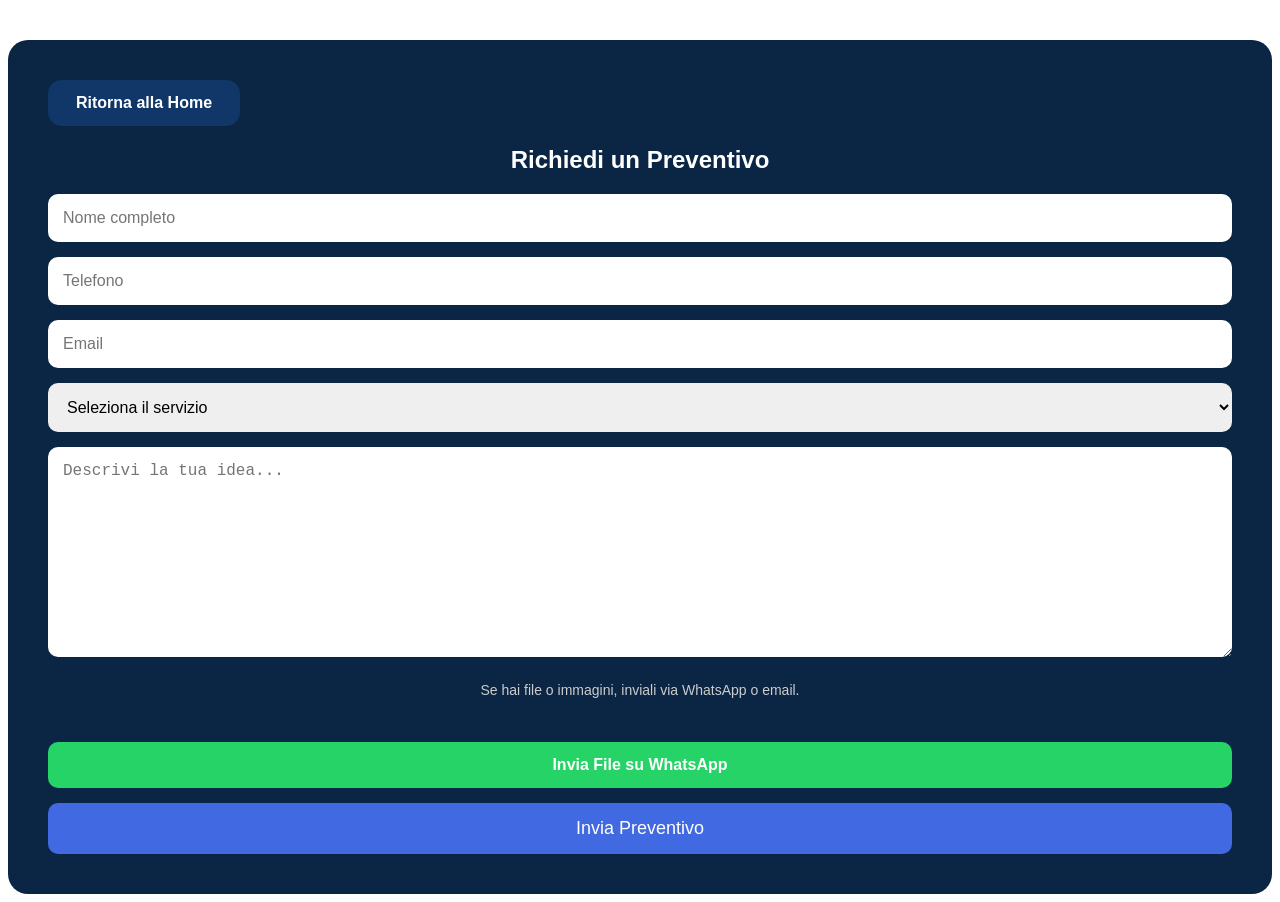
<file: formulario.html>
<!DOCTYPE html>
<html lang="en">
<head>
    <meta charset="UTF-8">
    <meta name="viewport" content="width=device-width, initial-scale=1.0">
    <title>Document</title>








</head>


<style>

/*BUTTON RITORN*/

.back-home-btn{
  display:inline-flex;
  align-items:center;
  gap:10px;
  padding:14px 26px;
  background:linear-gradient(135deg, #0b2545, #133c73);
  color:white;
  text-decoration:none;
  border-radius:14px;
  font-size:16px;
  font-weight:600;
  box-shadow:0 8px 20px rgba(0,0,0,0.25);
  transition:all 0.3s ease;
  margin-bottom:30px;
}

.back-home-btn span{
  font-size:20px;
  transition:transform 0.3s ease;
}

.back-home-btn:hover{
  transform:translateY(-3px) scale(1.02);
  box-shadow:0 12px 25px rgba(0,0,0,0.35);
}

.back-home-btn:hover span{
  transform:translateX(-4px);
}

    .quote-section{
  padding:40px;
  background:#0b2545;
  border-radius:20px;
  margin-top:40px;
}

.quote-section h2{
  color:white;
  margin-bottom:20px;
  text-align:center;
}

.quote-form{
  display:flex;
  flex-direction:column;
  gap:15px;
}

.quote-form input,
.quote-form select,
.quote-form textarea{
  padding:15px;
  border:none;
  border-radius:10px;
  font-size:16px;
}

.quote-form textarea{
  min-height:180px;
  resize:vertical;
}

.quote-form button{
  padding:15px;
  border:none;
  border-radius:10px;
  background:royalblue;
  color:white;
  font-size:18px;
  cursor:pointer;
}



.upload-info{
  color:#ccc;
  font-size:14px;
  text-align:center;
  margin-top:10px;
}

.whatsapp-btn{
  display:block;
  text-align:center;
  background:#25D366;
  color:white;
  padding:14px;
  border-radius:10px;
  text-decoration:none;
  font-weight:bold;
  margin-top:15px;
  transition:0.3s;
}

.whatsapp-btn:hover{
  transform:scale(1.02);
}
body{
  font-family: 'Poppins', sans-serif;
}


</style>
<body>
    



  <section class="quote-section">
<a href="index.html">
  <button 
    style="
      background:#113769;
      color:white;
      border:none;
      padding:14px 28px;
      border-radius:14px;
      font-size:16px;
      font-weight:bold;
      cursor:pointer;
    ">
    Ritorna alla Home
  </button>
</a>

    


  <h2 data-lang="quote_title">
    Richiedi un Preventivo
  </h2>

  <form
    action="https://formspree.io/f/xgodyrqq"
    method="POST"
    enctype="multipart/form-data"
    class="quote-form"
  >

    <input
      type="text"
      name="nome"
      placeholder="Nome completo"
      required
    >

    <input
      type="tel"
      name="telefono"
      placeholder="Telefono"
      required
    >

    <input
      type="email"
      name="email"
      placeholder="Email"
      required
    >

    <select name="servizio" required>
      <option value="">Seleziona il servizio</option>
      <option>Sito Vetrina</option>
      <option>Sito Dinamico</option>
      <option>E-commerce</option>
      <option>Landing Page</option>
      <option>Altro</option>
    </select>

    <textarea
      name="idea"
      maxlength="4500"
      placeholder="Descrivi la tua idea..."
      required
    ></textarea>
<!--WHARSAPP-->

<p class="upload-info">
  Se hai file o immagini, inviali via WhatsApp o email.
</p>

<a
  href="https://wa.me/3911462781"
  target="_blank"
  class="whatsapp-btn"
>
  Invia File su WhatsApp
</a>
    

    <button type="submit">
      Invia Preventivo
    </button>

  </form>
          

</section>


























<script src="java.js"></script>

</body>
</html>
</file>
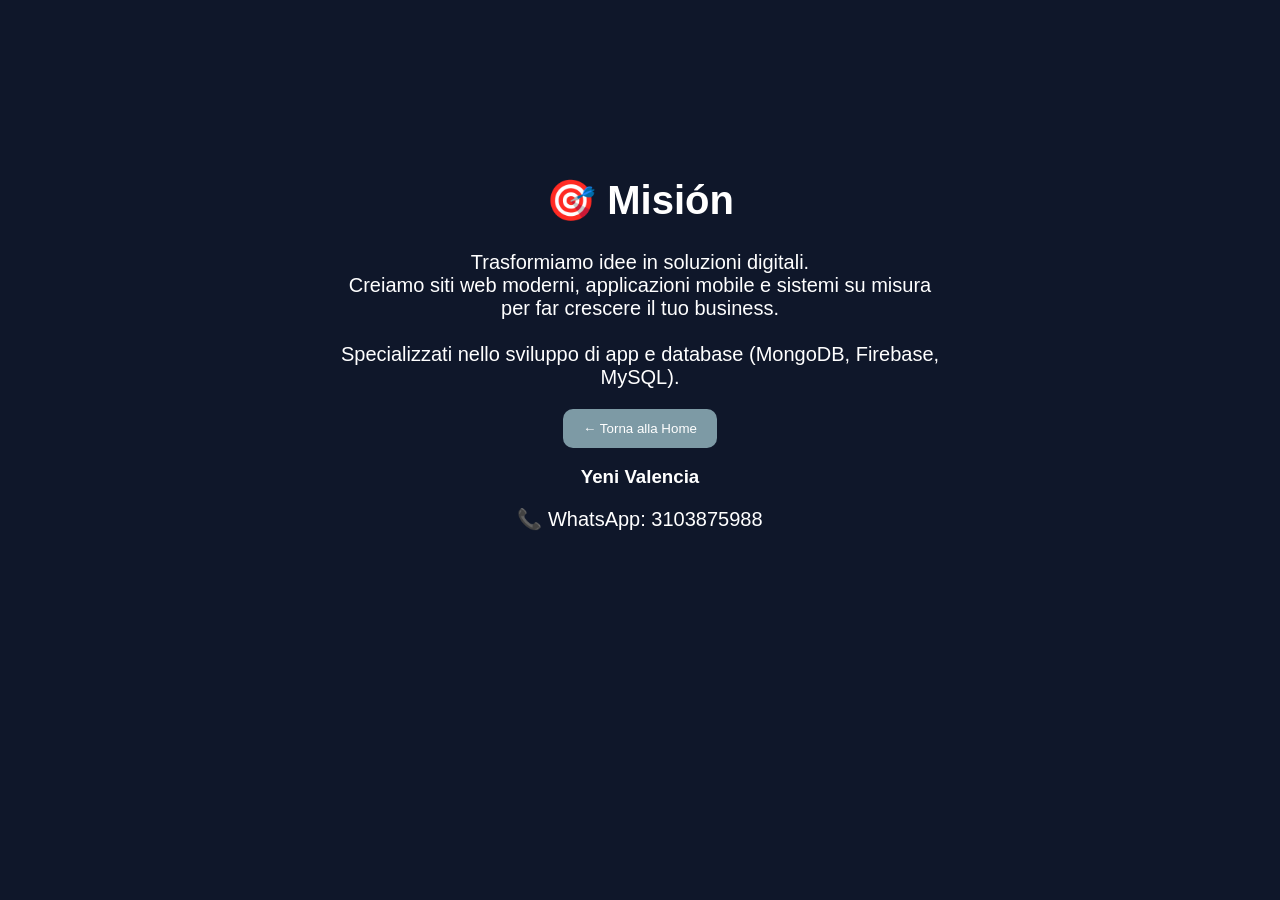
<file: mission.html>
<!DOCTYPE html>
<html lang="it">
<head>
  <meta charset="UTF-8">
  <title>Misión / Mission</title>

  <style>
    body {
      font-family: 'Poppins', sans-serif;
      margin: 0;
      background: #0f172a;
      color: white;
      text-align: center;
      padding: 50px;

  



    }

    h1 {
      font-size: 40px;
    }

    p {
      font-size: 20px;
      max-width: 600px;
      margin: auto;
    }

    a {
      display: inline-block;
      margin-top: 30px;
      padding: 10px 20px;
      background: #0f172a;
      color: white;
      text-decoration: none;
      border-radius: 8px;
    }


    /*PAGINA MISION INDEX*/
    /* 🔥 CONTENITORE 3D */
.card-3d {
  width: 300px;
  margin: 40px auto;
  perspective: 1000px;
}

/* 🔥 IMMAGINE */
.card-3d img {
  width: 100%;
  border-radius: 15px;
  transition: transform 0.2s;
  box-shadow: 0 20px 40px rgba(0,0,0,0.5);
}



























/* 🔥 TESTO SOPRA */
.card-3d .info {
  position: absolute;
  top: 20px;
  left: 20px;
  color: white;
  background: rgba(0,0,0,0.5);
  padding: 10px;
  border-radius: 10px;
}
/* 🔥 CONTENUTO CENTRATO */
.container {
  padding-top: 100px;
}

/* 🔥 BOTTONE */
.btn {
  margin-top: 20px;
  padding: 12px 20px;
  background: #7d9aa5;
  color: white;
  border: none;
  border-radius: 10px;
  cursor: pointer;
}

/* 💎 VETRO */
.glass {
  background: rgba(255, 255, 255, 0.1);
  border-radius: 20px;
  padding: 40px;
  width: 80%;
  max-width: 500px;
  text-align: center;

  backdrop-filter: blur(15px);
  -webkit-backdrop-filter: blur(15px);

  border: 1px solid rgba(255,255,255,0.2);
  box-shadow: 0 20px 40px rgba(0,0,0,0.5);

  transition: transform 0.2s ease;
}




  </style>











</head>

<body>

<div class="container">

  <h1>🎯 Misión</h1>

  <p id="mission-text">
    
  Trasformiamo idee in soluzioni digitali.<br>
  Creiamo siti web moderni, applicazioni mobile e sistemi su misura per far crescere il tuo business.<br><br>

  Specializzati nello sviluppo di app e database (MongoDB, Firebase, MySQL).

  </p>




  <button class="btn" onclick="window.location.href='index.html'">
  ← Torna alla Home
</button>

</div>


  <!-- 🔽 TESTO SOTTO -->
  <div class="info-below">
    <h3>Yeni Valencia</h3>
    <p>📞 WhatsApp: 3103875988</p>
  </div>
</div>

    <!-- luce -->
    <div class="shine"></div>
  </div>
</div>


<script src="java.js">

</script>
</body>
</html>
</file>
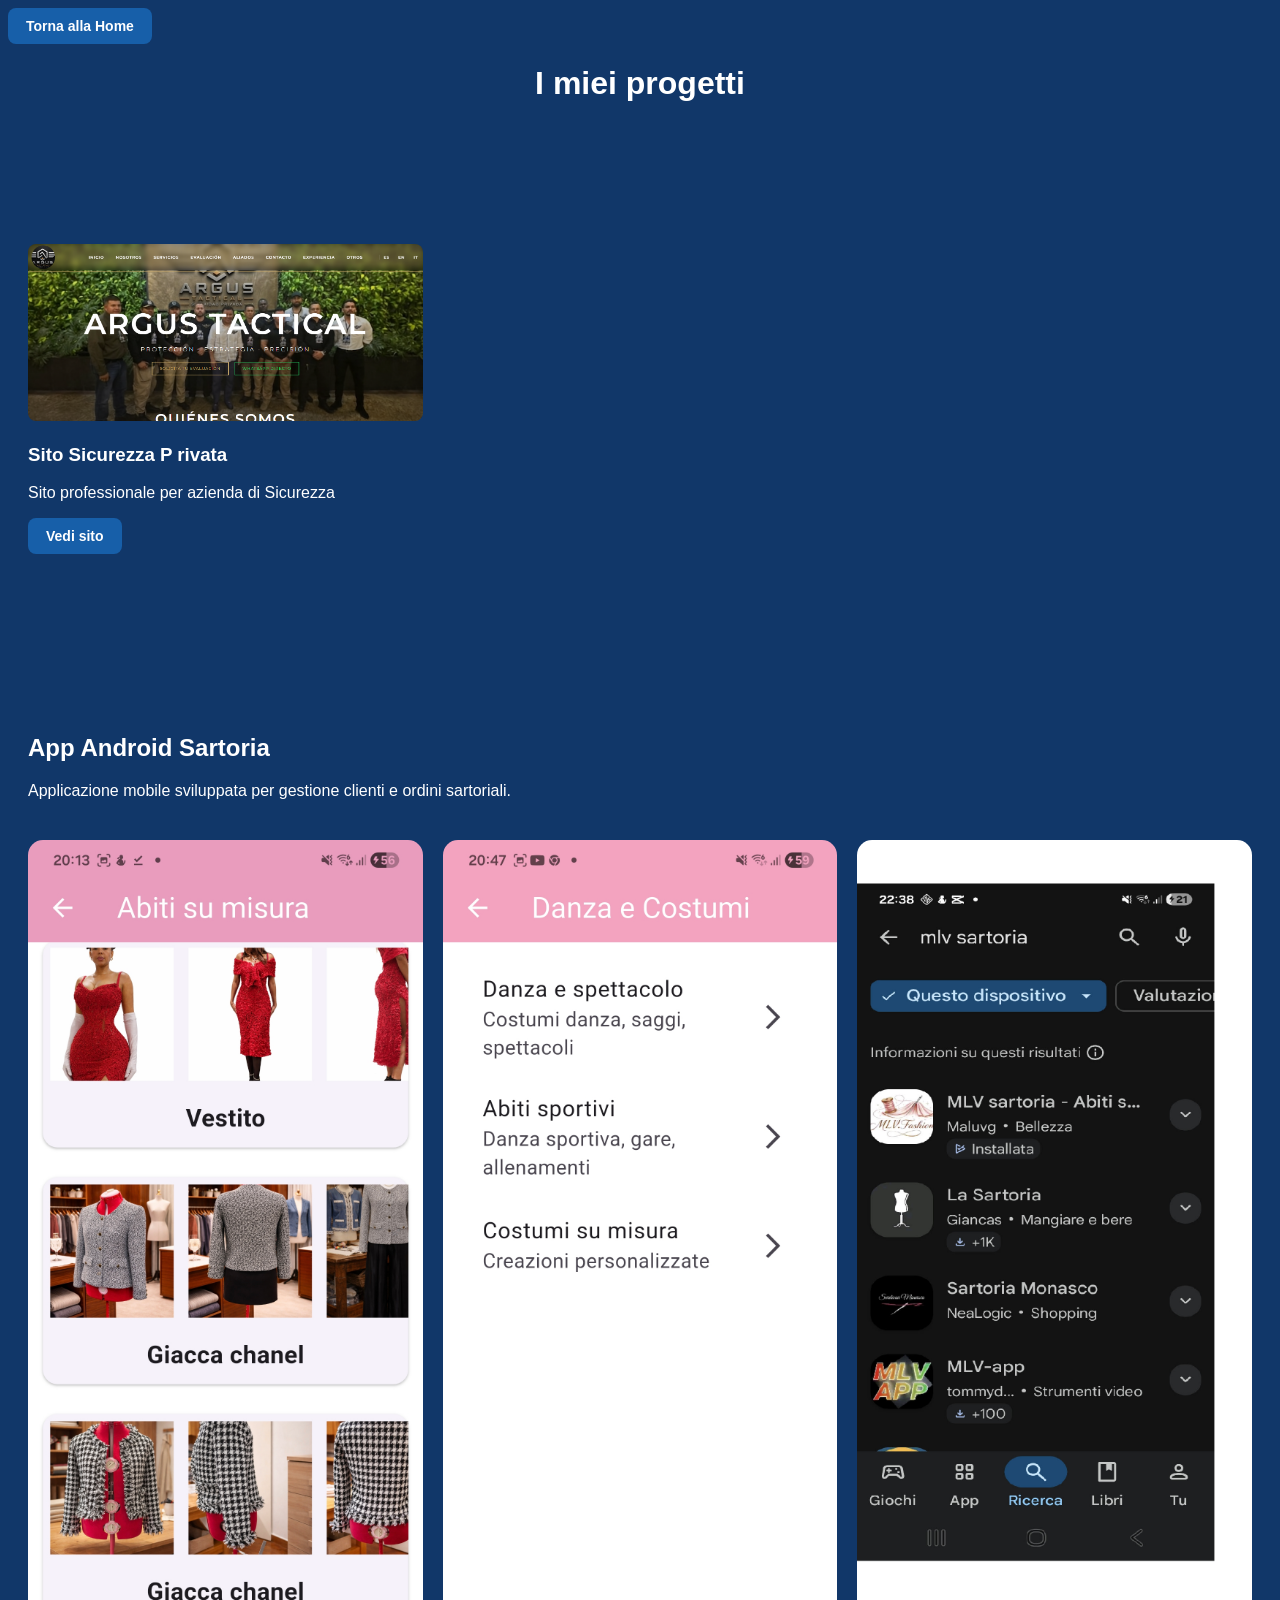
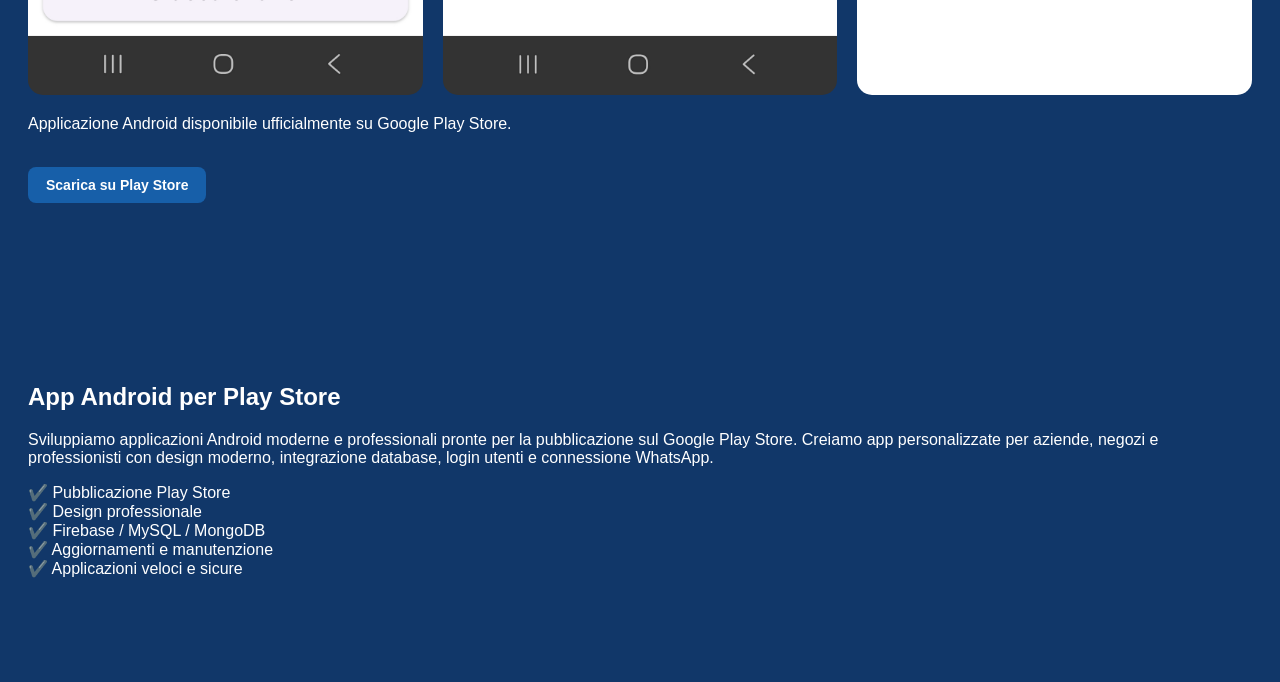
<file: portfolio.html>
<!DOCTYPE html>
<html lang="en">
<head>
    <meta charset="UTF-8">
    <meta name="viewport" content="width=device-width, initial-scale=1.0">
    <title>I miei lavori</title>
</head>
<body style="background:#113769; color:white; font-family:Arial;">
    <link rel="stylesheet" href="style.css">
<a href="index.html" class="btn btn-primary">
    Torna alla Home
</a>
<h1 style="text-align:center;">I miei progetti</h1>

<section class="section container">
    

    <div class="grid grid-3">

        <!-- PROGETTO 1 -->
        <div class="card">
            <img src="argus.png" style="width:100%; border-radius:8px;">
            <h3>Sito Sicurezza P rivata</h3>
            <p>Sito professionale per azienda di Sicurezza</p>

            <a href="https://malu788.github.io/argus-tactical/" target="_blank" class="btn btn-primary">
                Vedi sito
            </a>

            
        </div>

    </div>
</section>

<!--PROGGETO 2-->
<section class="section container">

  <h2>App Android Sartoria</h2>
  <p>Applicazione mobile sviluppata per gestione clienti e ordini sartoriali.</p>
  <p></p>


  <div class="grid grid-3">

    <div class="card">
      <img src="foto2.jpg" alt="App Sartoria 1" class="portfolio-img">
    </div>

    <div class="card">
      <img src="foto3.jpg" alt="App Sartoria 2" class="portfolio-img">
    </div>

    <div class="card">
      <img src="play.png" alt="App Sartoria 3" class="portfolio-img">
    </div>

  </div>
    <p>
Applicazione Android disponibile ufficialmente su Google Play Store.
</p>
<br>
  <a href="https://play.google.com/store/apps/details?id=com.sartoria.valencia.sartoria_valencia
" 
   target="_blank" 
   class="btn btn-primary">
   Scarica su Play Store
</a>


</section>

<!--PROGETTO  3 PLAY STORE-->
<!-- PROGETTO 3 PLAY STORE -->

<section class="section container">

  <h2>App Android per Play Store</h2>

  <p>
    Sviluppiamo applicazioni Android moderne e professionali pronte per la pubblicazione sul Google Play Store.
    Creiamo app personalizzate per aziende, negozi e professionisti con design moderno,
    integrazione database, login utenti e connessione WhatsApp.
  </p>

  <p>
    ✔️ Pubblicazione Play Store <br>
    ✔️ Design professionale <br>
    ✔️ Firebase / MySQL / MongoDB <br>
    ✔️ Aggiornamenti e manutenzione <br>
    ✔️ Applicazioni veloci e sicure
  </p>

  

</section>









    
</body>
</html>
</file>
<file: style.css>
body{
  font-family: 'Poppins', sans-serif;
}


/* HEADER */
.header {
  position: fixed;
  top: 0;
  width: 100%;
  display: flex;
  align-items: center;
  padding: 15px 40px;
  background: rgba(11, 37, 69, 0.95);
  backdrop-filter: blur(12px);
  z-index: 1000;
}

/* LOGO */
.logo img {
  height: 70px;
}



/* MENU CENTRO */




.menu {
  display: flex;
  gap: 15px;
  margin-left: 40px;
}

.menu a {
  color: white;
  text-decoration: none;
  font-size: 18px;
  transition: 0.3s;
}
/*la transpareza della letere sopra*/
.menu a:hover {
  color: #1f5fa9;
}

/* LINGUE DESTRA */
.menu-right {
  margin-left: auto;
  margin-right: 60px;
  display: flex;
  gap: 8px;
}

.menu-right button {
  padding: 8px 10px;
  border: none;
  border-radius: 10px;
  background: linear-gradient(45deg, #00c6ff, #0072ff);
  color: white;
  cursor: pointer;
  transition: 0.3s;
}

.menu-right button:hover {
  transform: scale(1.1);
}
/*BUTTON WHTSAPP*/
.btn {
  display: inline-block;
  padding: 12px 20px;
  background: #175Fa9;
  color: white;
  border-radius: 10px;
  text-decoration: none;
  font-weight: bold;
}

/*PRIMO PARAGRAFO*/
/* HERO */
.hero {
  padding: 150px 20px 80px;
  text-align: center;
  font-family: 'Poppins', sans-serif;
}


/* TITOLO */
.hero-title {
  font-size: 42px;
  font-weight: 600;
  margin-bottom: 20px; }

  /* effetto colore 
  background: linear-gradient(45deg, #141414, #0a0a0a);
  -webkit-background-clip: text;
  -webkit-text-fill-color: transparent;

  /* effetto glow 
  text-shadow: 0 0 20px rgba(11, 37, 69, 0.95);
}

/* PARAGRAFO */
.hero-text {
  font-size: 18px; /* come vuoi tu */
  line-height: 1.7;
  max-width: 800px auto;
  margin: 20px auto;
  color: white;
  -webkit-text-fill-color: #0a0a0a;
  font-family: 'Poppins',sans-serif;
  
}
.hero {
  padding-top: 120px;
}




.rotate-img {
  width: 200px;

  animation: spin 5s linear infinite;
}

@keyframes spin {
  from {
    transform: rotate(0deg);
  }
  to {
    transform: rotate(360deg);
  }
}
/*2 CONTAINER*/
.web-services {
  padding: 80px 20px;
  background: #0f172a; /* elegante scuro */
  color: #fff;
}

.web-services .container {
  display: flex;
  align-items: center;
  justify-content: space-between;
  gap: 50px;
  max-width: 1200px;
  margin: auto;
}

/* Testo */
.text-content {
  flex: 1;
}

.text-content h2 {
  font-size: 40px;
  margin-bottom: 20px;
  color: #38bdf8;
}

.text-content .subtitle {
  font-size: 18px;
  margin-bottom: 20px;
  color: #cbd5f5;
}

.text-content ul {
  list-style: none;
  padding: 0;
}

.text-content ul li {
  margin-bottom: 10px;
  font-size: 18px;
}

/* Immagine */
.image-content {
  flex: 1;
  text-align: right;
}

.image-content img {
  width: 100%;
  max-width: 500px;
  border-radius: 15px;
  box-shadow: 0 10px 30px rgba(0,0,0,0.4);
}

/* 📱 Responsive (cellulare) */
@media (max-width: 768px) {
  .web-services .container {
    flex-direction: column;
    text-align: center;
  }

  .image-content {
    text-align: center;
  }

  .text-content h2 {
    font-size: 30px;
  }
}
/*CONTAINERT3*/
.wa2-section {
  padding: 60px 20px;
}

.wa2-wrapper {
  display: flex;
  align-items: center;
  justify-content: center;
  gap: 50px;
}

/* TESTO */
.wa2-text {
  max-width: 520px;
}

.wa2-text h2 {
  font-size: 40px;
  margin-bottom: 15px;
  margin-bottom: 20px;
  color: #0f172a;
}







.wa2-text p {
  margin-bottom: 20px;
}

.wa2-text ul {
  margin-bottom: 25px;
}

/* VIDEO */
.wa2-media video {
  width: 100%;
  max-width: 460px;
  border-radius: 14px;
  display: block;
  object-fit: cover;
}

/* RESPONSIVE */
@media (max-width: 768px) {
  .wa2-wrapper {
    flex-direction: column;
    text-align: center;
  }
}
.wa2-media video:hover {
  transform: scale(1.03);
  transition: 0.3s ease;
}
.wa2-section {
  padding: 60px 20px;
  background: linear-gradient(135deg, #ffffff, #1e293b);
  border-radius: 0px;
  margin: 40px 0;
}
/*CONTAINER5*/
/* Sezione */
.section {
  padding: 80px 20px;
}

.bg-primary {
  background: #175fa9;
  color: #fff;
}

/* Testo */
.title {
  font-size: 38px;
  margin-bottom: 15px;
}

.paragraph {
  font-size: 18px;
  margin-bottom: 20px;
  color: #e0e7ff;
}

.text-center {
  text-align: center;
}

/* Lista */
.list {
  list-style: none;
  padding: 0;
  margin-bottom: 20px;
}

.list li {
  margin: 8px 0;
  font-size: 18px;
}

/* Frase forte */
.highlight {
  font-size: 20px;
  font-weight: bold;
  color: #ffd700;
}

/* Grid immagini */
.grid {
  display: grid;
  gap: 20px;
  margin-top: 40px;
}

.grid-3 {
  grid-template-columns: repeat(3, 1fr);
}

.grid img {
  width: 100%;
  border-radius: 15px;
  transition: 0.3s;
}

.grid img:hover {
  transform: scale(1.05);
}

/* Responsive */
@media (max-width: 768px) {
  .title {
    font-size: 28px;
  }

  .grid-3 {
    grid-template-columns: 1fr;
  }
}

/*CONTAINER 5*/
.seo-block {
  padding: 60px 20px;
}

.seo-block__container {
  max-width: 1200px;
  margin: auto;
  display: flex;
  gap: 30px;
  justify-content: center;
  flex-wrap: wrap;
}

.seo-block__card {
  width: 300px;
  padding: 25px;
  border-radius: 15px;
  text-align: center;
  transition: transform 0.3s ease;
}

.seo-block__card:hover {
  transform: translateY(-8px);
}

.seo-block__card img {
  width: 100%; /*OCUPA LA CARD*/
  max-width: 300%; /*DIMENSIONE MASSIMA PUOI AUMENTAR*/
  height: auto;
  border-radius: 10px;
  margin-bottom: px;


}

.seo-block__title {
  font-size: 25px;
  margin-bottom: 10px;
}

.seo-block__text {
  font-size: 18px;
}
.seo-block{


  background-color: #ffffff;
  padding: 60px 20px;
}
/*FOOTER*/
.footer {
  background: #0f172a;
  color: #fff;
  padding: 40px 20px;
}

.footer-container {
  display: flex;
  justify-content: space-between;
  align-items: center;
  flex-wrap: wrap;
}

.footer-left {
  max-width: 400px;
}

.footer-left h3 {
  margin-bottom: 10px;
  font-size: 20px;
}

.footer-left p {
  margin-bottom: 15px;
  color: #ccc;
}

.btn {
  display: inline-block;
  padding: 10px 18px;
  margin-right: 10px;
  border-radius: 8px;
  text-decoration: none;
  font-size: 14px;
  color: #fff;
  transition: 0.3s;
}

.whatsapp {
  background: #25D366;
}

.whatsapp:hover {
  background: #1ebe5d;
}

.instagram {
  background: #E1306C;
}

.instagram:hover {
  background: #c72c5b;
}

.footer-right {
  text-align: right;
}

.footer-logo {
  width: 120px;
}

.footer-copy {
  text-align: center;
  margin-top: 30px;
  font-size: 13px;
  color: #888;
}
/*CONTAINER 6*/
.servizi-pro {
  padding: 80px 20px;
  background: linear-gradient(
  135deg,
  rgba(5, 20, 40, 0.95),
  rgba(10, 40, 80, 0.95),
  rgba(20, 80, 150, 0.9)
);
  text-align: center;
}

.titolo-pro {
  font-size: 36px;
  margin-bottom: 50px;
  color: #fff;
  letter-spacing: 2px;
}

.servizi-grid {
  display: flex;
  gap: 30px;
  justify-content: center;
  flex-wrap: wrap;
}

.servizio-pro {
  max-width: 300px;
  padding: 25px;
  border-radius: 15px;
  background: rgba(10, 25, 47, 0.95);
  backdrop-filter: blur(10px);
  transition: all 0.3s ease;
  border: 1px solid rgba(119, 190, 5, 0.1);
}

/* 💥 EFFETTO HOVER */
.servizio-pro:hover {
  transform: translateY(-10px) scale(1.03);
  box-shadow: 0 10px 30px rgba(241, 235, 239, 0.3);
}

.servizio-pro h3 {
  margin-bottom: 15px;
  color: #00ff99;
}

.servizio-pro p {
  font-size: 14px;
  color: #ccc;
  line-height: 1.6;
}

.frase-pro {
  display: block;
  margin-top: 15px;
  font-weight: bold;
  color: #fff;
}


  .servizio-pro {
    width: 90%;
  }

  .titolo-pro {
    font-size: 26px;
  }
@media (max-width: 768px) {
  .servizi-grid {
    flex-direction: column;
    align-items: center;
  }

  .servizio-pro {
    width: 90%;
  }

  .titolo-pro {
    font-size: 26px;
  }
}
</file>
